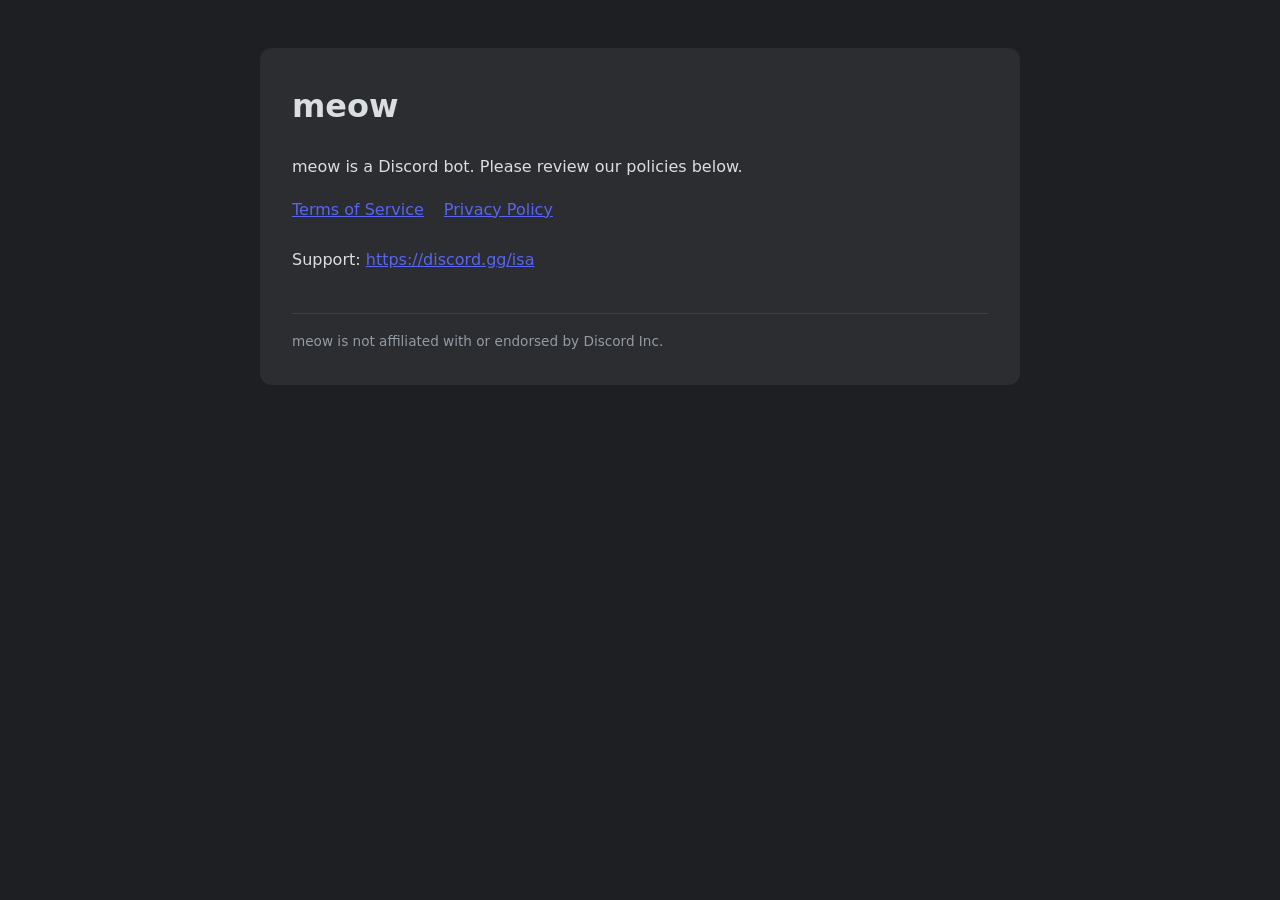
<file: index.html>
<!DOCTYPE html>
<html lang="en">
<head>
  <meta charset="utf-8">
  <meta name="viewport" content="width=device-width, initial-scale=1">
  <title>meow - Discord Bot</title>
  <link rel="stylesheet" href="/style.css">
</head>
<body>
  <main>
    <h1>meow</h1>
    <p>meow is a Discord bot. Please review our policies below.</p>
    <nav>
      <a href="/terms">Terms of Service</a>
      <a href="/privacy">Privacy Policy</a>
    </nav>
    <p>Support: <a href="https://discord.gg/isa">https://discord.gg/isa</a></p>
    <footer>meow is not affiliated with or endorsed by Discord Inc.</footer>
  </main>
</body>
</html>
</file>
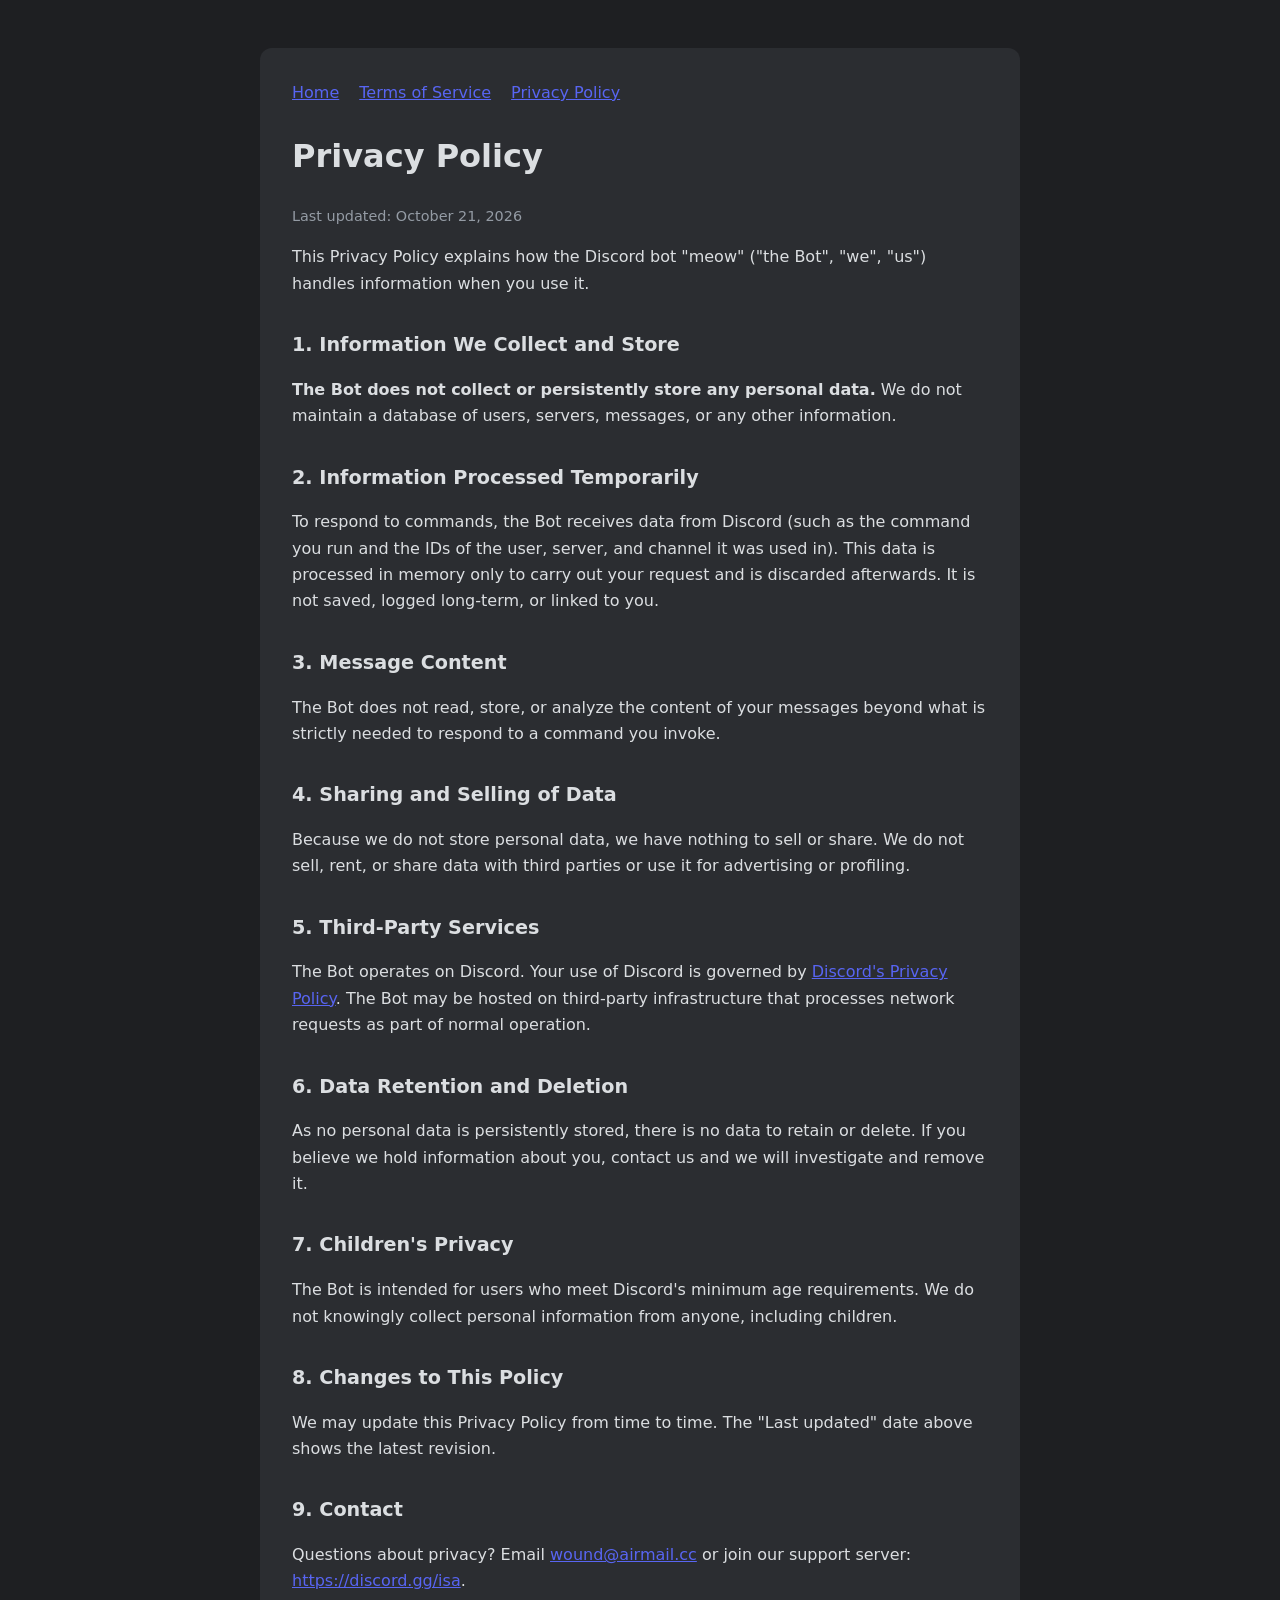
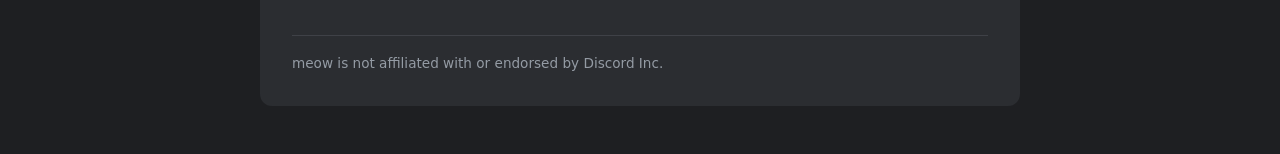
<file: privacy.html>
<!DOCTYPE html>
<html lang="en">
<head>
  <meta charset="utf-8">
  <meta name="viewport" content="width=device-width, initial-scale=1">
  <title>Privacy Policy - meow</title>
  <link rel="stylesheet" href="/style.css">
</head>
<body>
  <main>
    <nav>
      <a href="/">Home</a>
      <a href="/terms">Terms of Service</a>
      <a href="/privacy">Privacy Policy</a>
    </nav>

    <h1>Privacy Policy</h1>
    <p class="muted">Last updated: October 21, 2026</p>

    <p>This Privacy Policy explains how the Discord bot "meow" ("the Bot", "we", "us") handles information when you use it.</p>

    <h2>1. Information We Collect and Store</h2>
    <p><strong>The Bot does not collect or persistently store any personal data.</strong> We do not maintain a database of users, servers, messages, or any other information.</p>

    <h2>2. Information Processed Temporarily</h2>
    <p>To respond to commands, the Bot receives data from Discord (such as the command you run and the IDs of the user, server, and channel it was used in). This data is processed in memory only to carry out your request and is discarded afterwards. It is not saved, logged long-term, or linked to you.</p>

    <h2>3. Message Content</h2>
    <p>The Bot does not read, store, or analyze the content of your messages beyond what is strictly needed to respond to a command you invoke.</p>

    <h2>4. Sharing and Selling of Data</h2>
    <p>Because we do not store personal data, we have nothing to sell or share. We do not sell, rent, or share data with third parties or use it for advertising or profiling.</p>

    <h2>5. Third-Party Services</h2>
    <p>The Bot operates on Discord. Your use of Discord is governed by <a href="https://discord.com/privacy">Discord's Privacy Policy</a>. The Bot may be hosted on third-party infrastructure that processes network requests as part of normal operation.</p>

    <h2>6. Data Retention and Deletion</h2>
    <p>As no personal data is persistently stored, there is no data to retain or delete. If you believe we hold information about you, contact us and we will investigate and remove it.</p>

    <h2>7. Children's Privacy</h2>
    <p>The Bot is intended for users who meet Discord's minimum age requirements. We do not knowingly collect personal information from anyone, including children.</p>

    <h2>8. Changes to This Policy</h2>
    <p>We may update this Privacy Policy from time to time. The "Last updated" date above shows the latest revision.</p>

    <h2>9. Contact</h2>
    <p>Questions about privacy? Email <a href="mailto:wound@airmail.cc">wound@airmail.cc</a> or join our support server: <a href="https://discord.gg/isa">https://discord.gg/isa</a>.</p>

    <footer>meow is not affiliated with or endorsed by Discord Inc.</footer>
  </main>
</body>
</html>
</file>
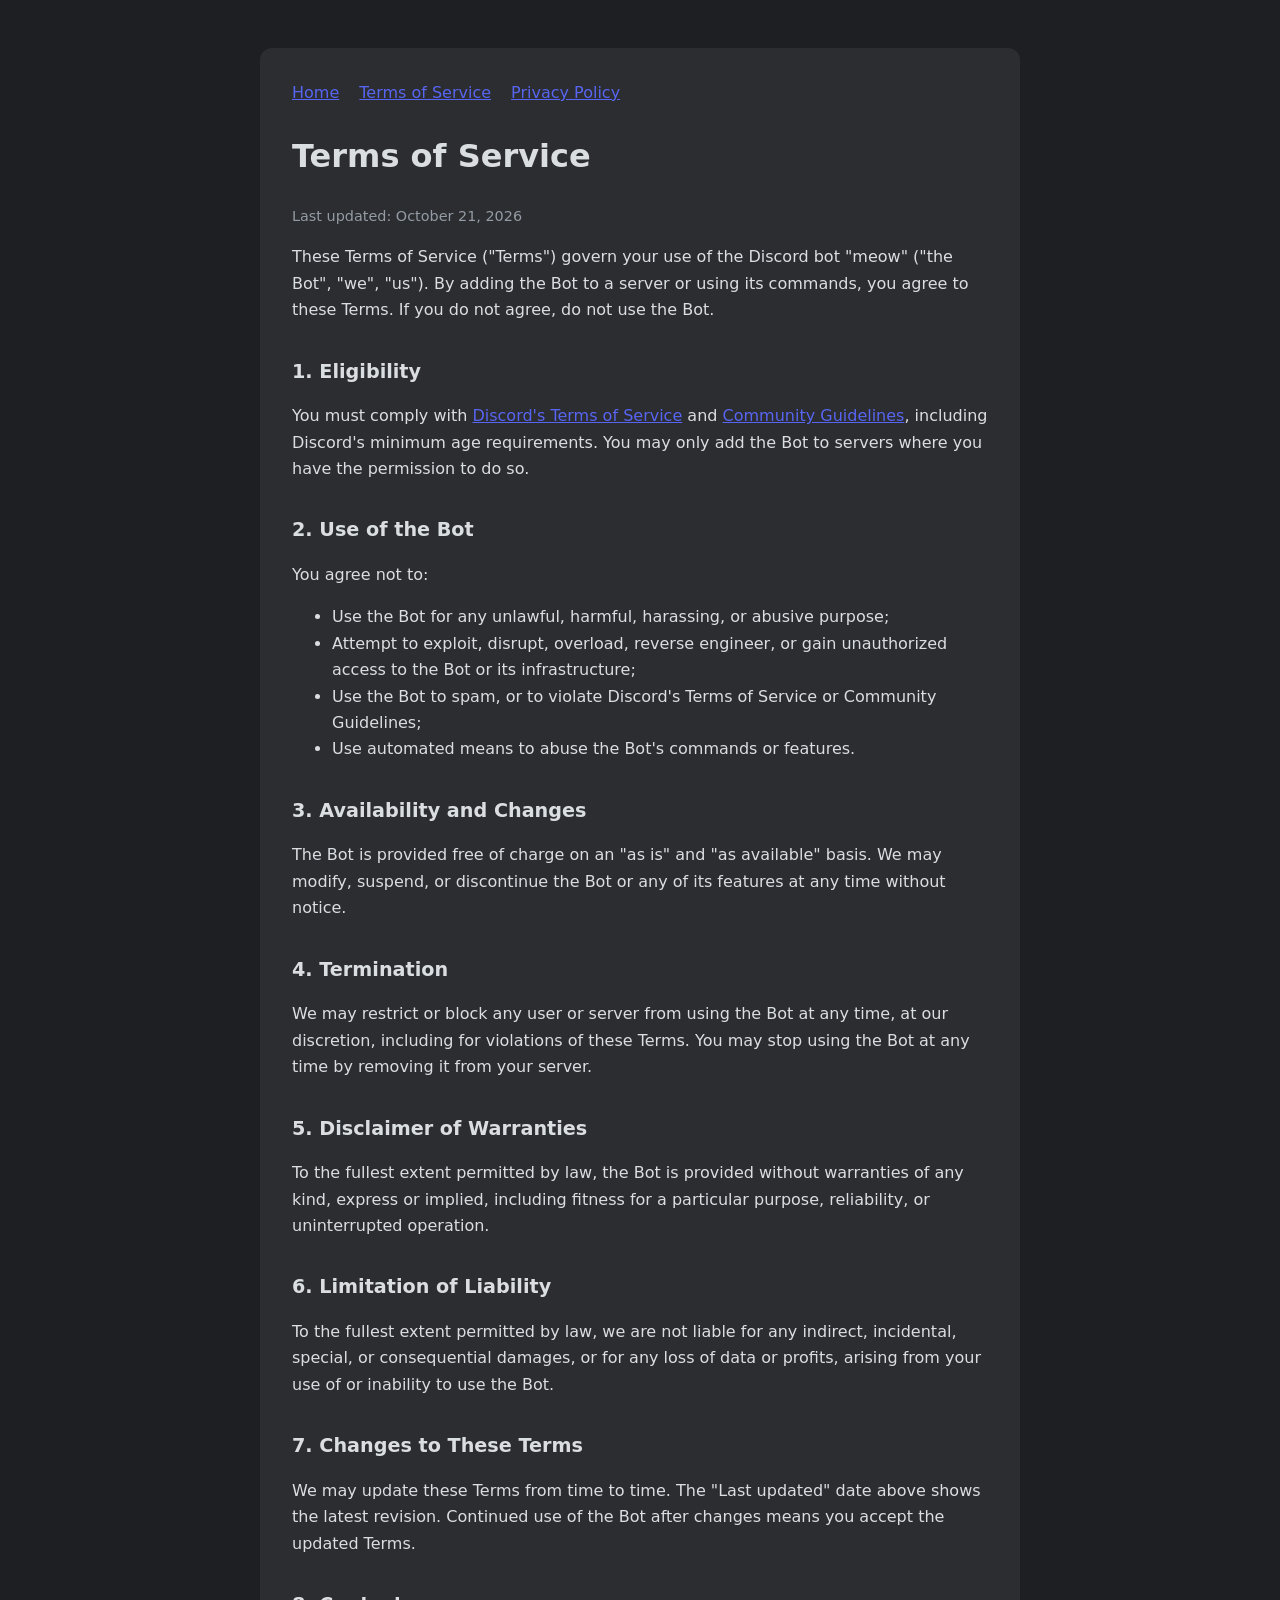
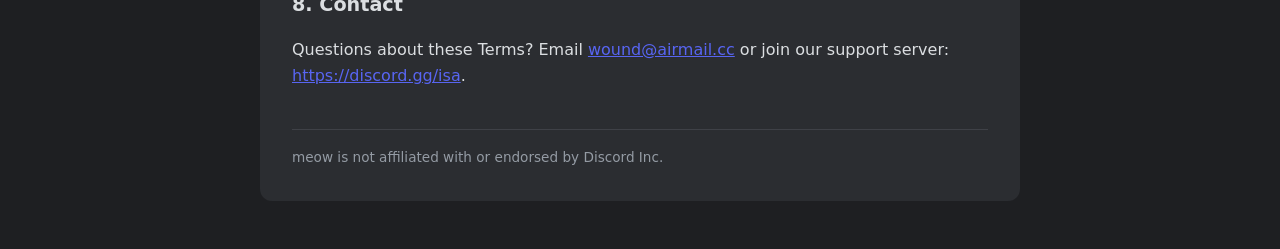
<file: terms.html>
<!DOCTYPE html>
<html lang="en">
<head>
  <meta charset="utf-8">
  <meta name="viewport" content="width=device-width, initial-scale=1">
  <title>Terms of Service - meow</title>
  <link rel="stylesheet" href="/style.css">
</head>
<body>
  <main>
    <nav>
      <a href="/">Home</a>
      <a href="/terms">Terms of Service</a>
      <a href="/privacy">Privacy Policy</a>
    </nav>

    <h1>Terms of Service</h1>
    <p class="muted">Last updated: October 21, 2026</p>

    <p>These Terms of Service ("Terms") govern your use of the Discord bot "meow" ("the Bot", "we", "us"). By adding the Bot to a server or using its commands, you agree to these Terms. If you do not agree, do not use the Bot.</p>

    <h2>1. Eligibility</h2>
    <p>You must comply with <a href="https://discord.com/terms">Discord's Terms of Service</a> and <a href="https://discord.com/guidelines">Community Guidelines</a>, including Discord's minimum age requirements. You may only add the Bot to servers where you have the permission to do so.</p>

    <h2>2. Use of the Bot</h2>
    <p>You agree not to:</p>
    <ul>
      <li>Use the Bot for any unlawful, harmful, harassing, or abusive purpose;</li>
      <li>Attempt to exploit, disrupt, overload, reverse engineer, or gain unauthorized access to the Bot or its infrastructure;</li>
      <li>Use the Bot to spam, or to violate Discord's Terms of Service or Community Guidelines;</li>
      <li>Use automated means to abuse the Bot's commands or features.</li>
    </ul>

    <h2>3. Availability and Changes</h2>
    <p>The Bot is provided free of charge on an "as is" and "as available" basis. We may modify, suspend, or discontinue the Bot or any of its features at any time without notice.</p>

    <h2>4. Termination</h2>
    <p>We may restrict or block any user or server from using the Bot at any time, at our discretion, including for violations of these Terms. You may stop using the Bot at any time by removing it from your server.</p>

    <h2>5. Disclaimer of Warranties</h2>
    <p>To the fullest extent permitted by law, the Bot is provided without warranties of any kind, express or implied, including fitness for a particular purpose, reliability, or uninterrupted operation.</p>

    <h2>6. Limitation of Liability</h2>
    <p>To the fullest extent permitted by law, we are not liable for any indirect, incidental, special, or consequential damages, or for any loss of data or profits, arising from your use of or inability to use the Bot.</p>

    <h2>7. Changes to These Terms</h2>
    <p>We may update these Terms from time to time. The "Last updated" date above shows the latest revision. Continued use of the Bot after changes means you accept the updated Terms.</p>

    <h2>8. Contact</h2>
    <p>Questions about these Terms? Email <a href="mailto:wound@airmail.cc">wound@airmail.cc</a> or join our support server: <a href="https://discord.gg/isa">https://discord.gg/isa</a>.</p>

    <footer>meow is not affiliated with or endorsed by Discord Inc.</footer>
  </main>
</body>
</html>
</file>
<file: style.css>
:root {
  --bg: #1e1f22;
  --card: #2b2d31;
  --text: #dbdee1;
  --muted: #949ba4;
  --accent: #5865f2;
}

* { box-sizing: border-box; }

body {
  margin: 0;
  background: var(--bg);
  color: var(--text);
  font-family: system-ui, -apple-system, "Segoe UI", Roboto, sans-serif;
  line-height: 1.65;
}

main {
  max-width: 760px;
  margin: 3rem auto;
  padding: 2rem;
  background: var(--card);
  border-radius: 12px;
}

h1 { margin-top: 0; }
h2 { margin-top: 2rem; font-size: 1.2rem; }
a { color: var(--accent); }
.muted { color: var(--muted); font-size: 0.9rem; }

nav { display: flex; gap: 1.25rem; margin-bottom: 1.5rem; }

footer {
  margin-top: 2.5rem;
  padding-top: 1rem;
  border-top: 1px solid #3f4147;
  color: var(--muted);
  font-size: 0.85rem;
}

@media (max-width: 600px) {
  main { margin: 0; border-radius: 0; padding: 1.25rem; }
}
</file>
